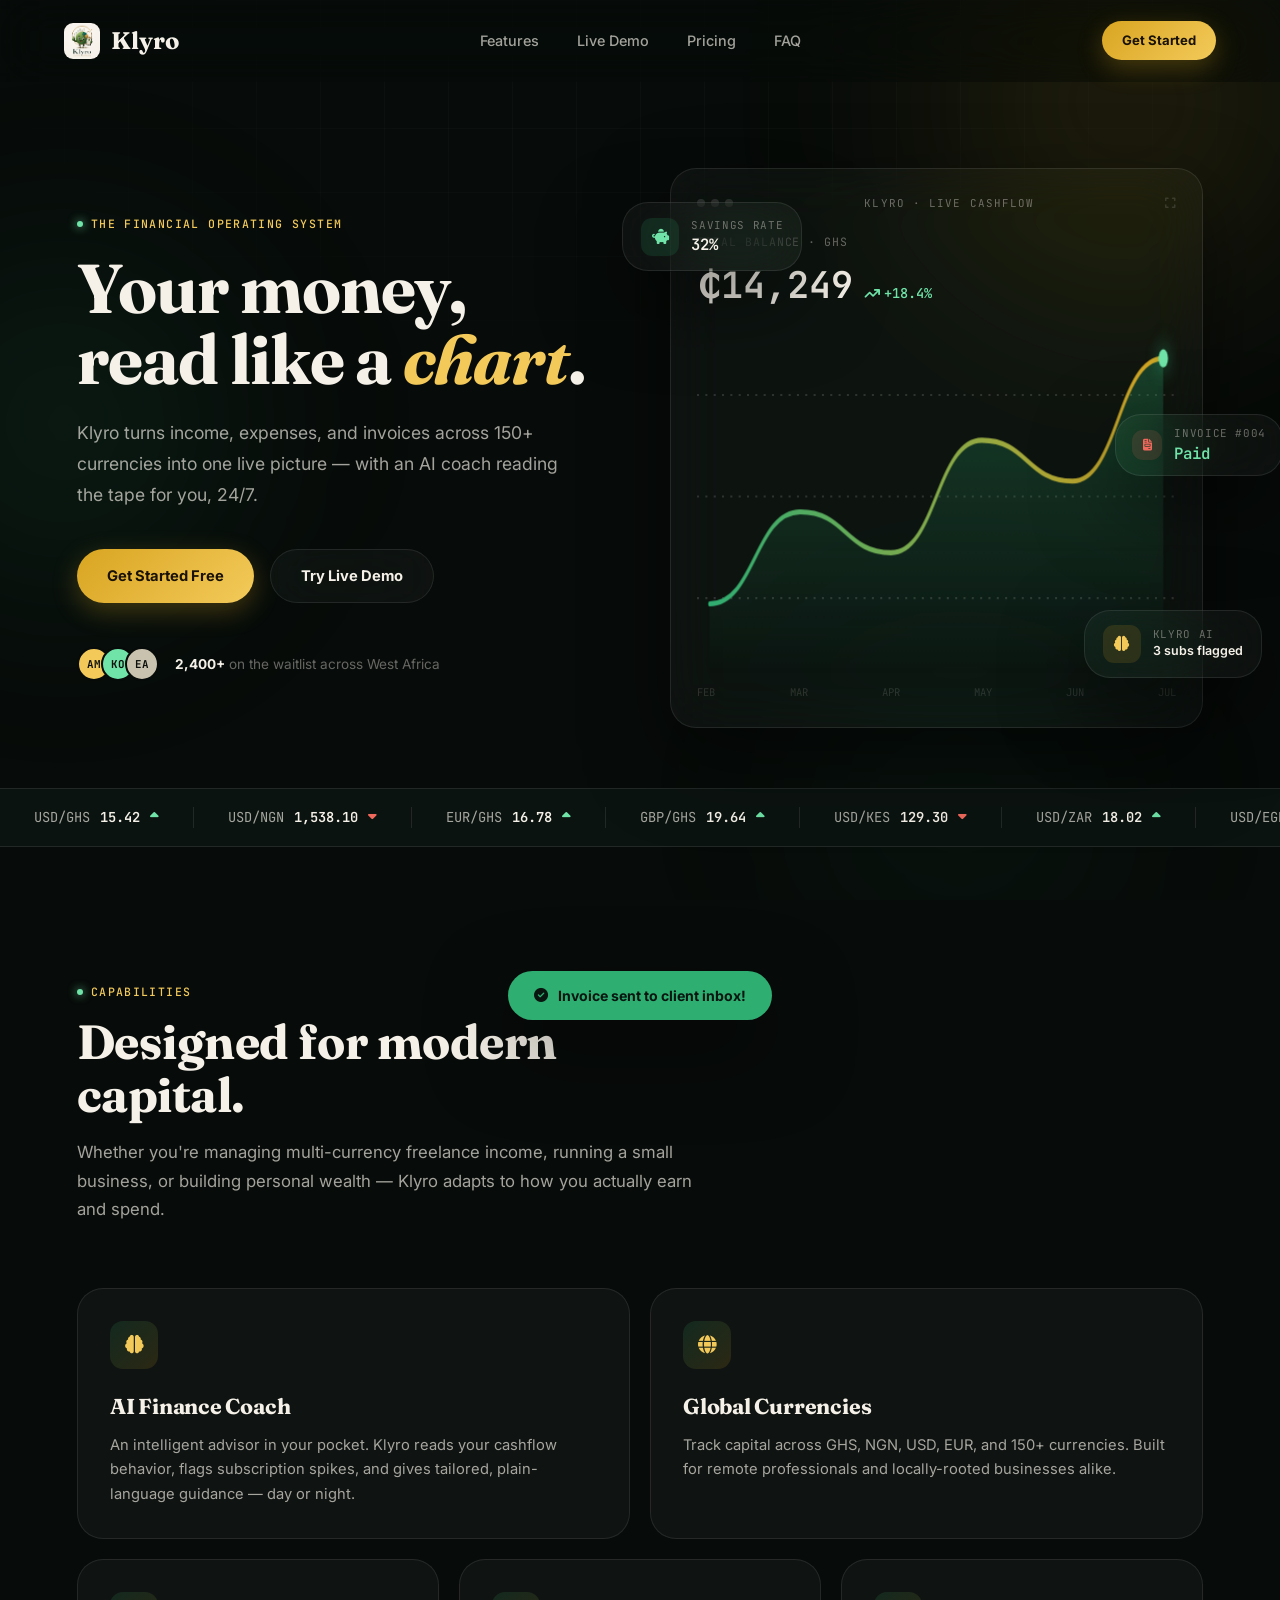
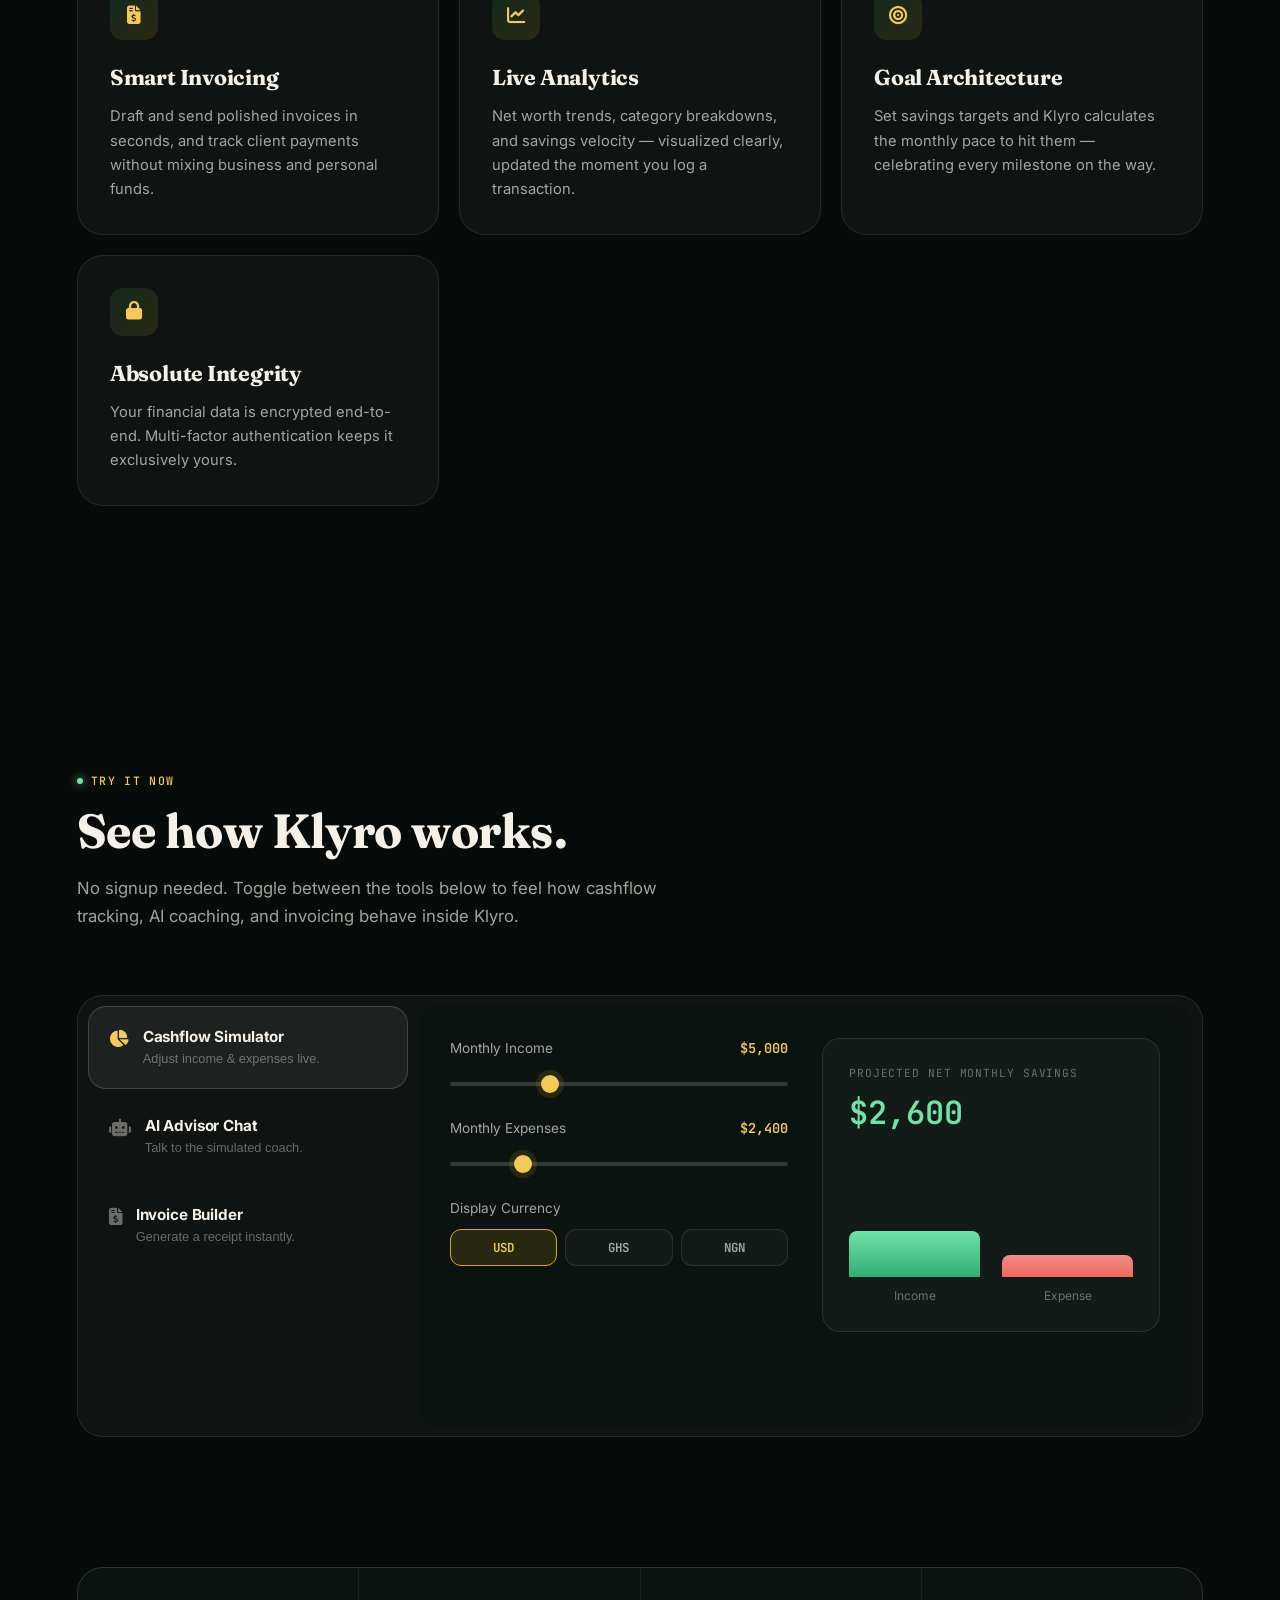
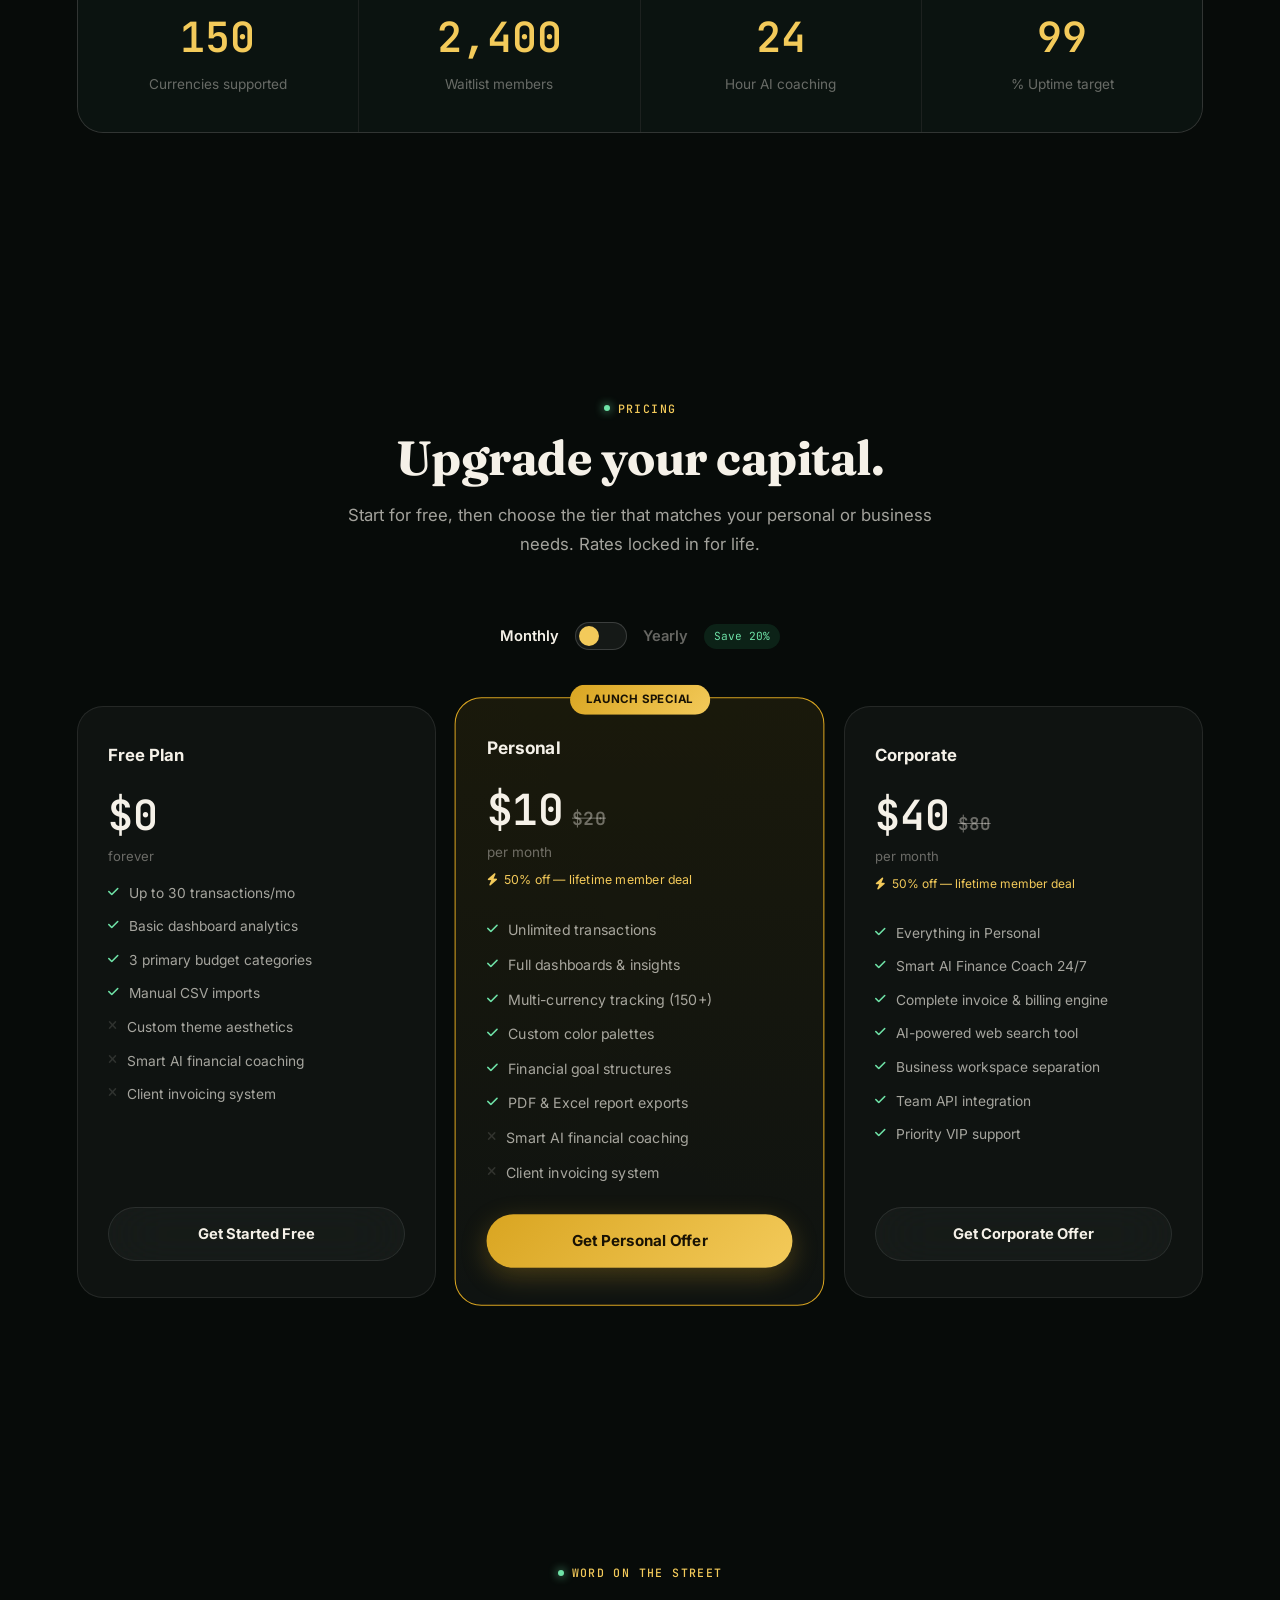
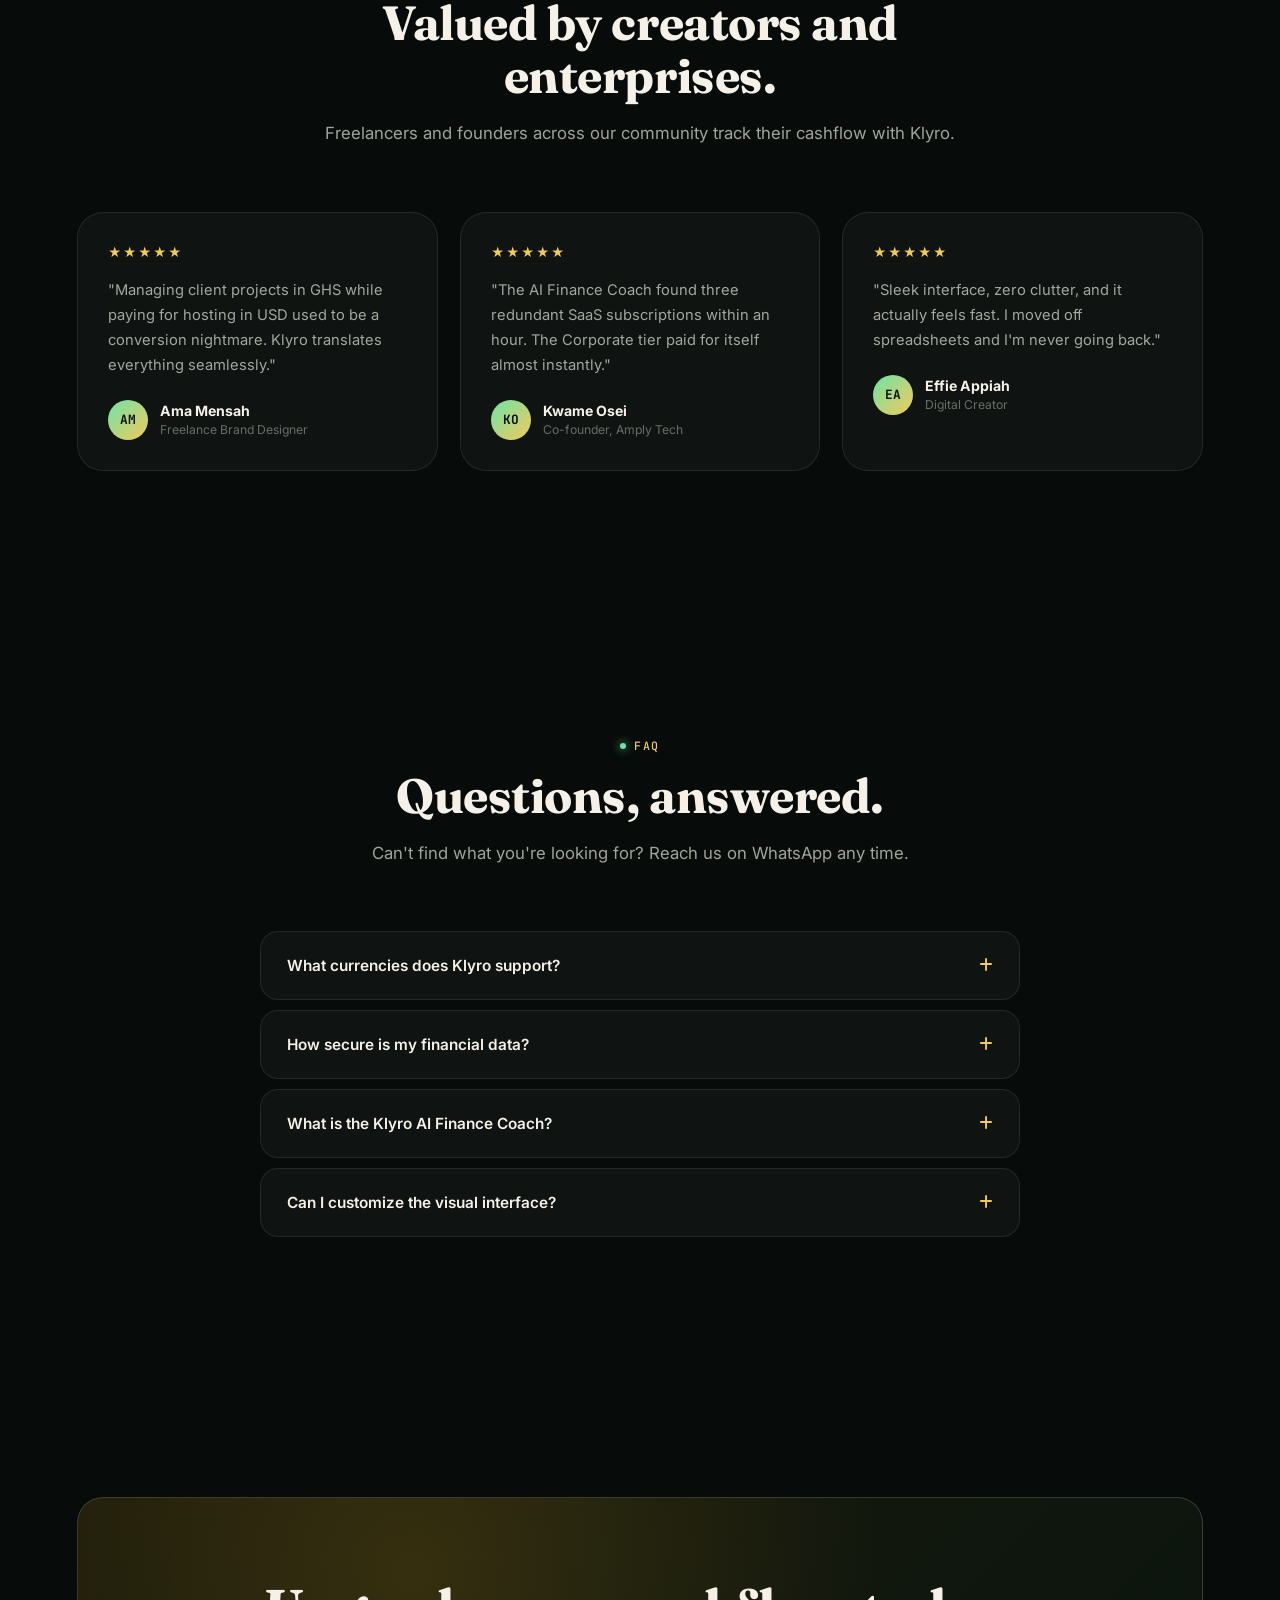
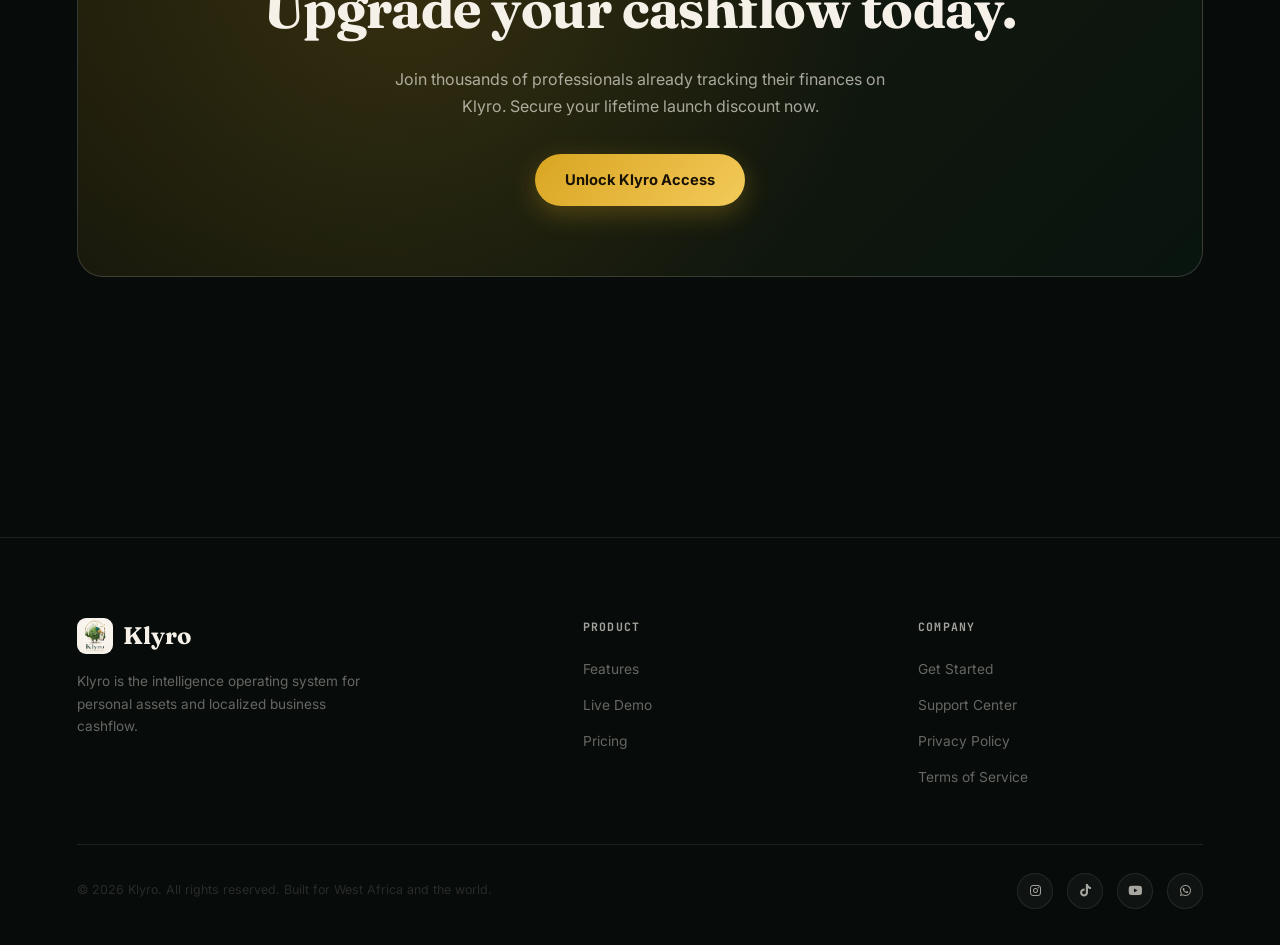
<file: index.html>
<!DOCTYPE html>
<html lang="en">
<head>
<meta charset="UTF-8">
<meta name="viewport" content="width=device-width, initial-scale=1.0">
<title>Klyro — The Financial Operating System</title>
<meta name="description" content="Klyro is the AI-powered financial system. Track 150+ currencies, automate invoicing, and get 24/7 personalized financial coaching.">
<link rel="icon" type="image/png" href="Klyro's Logo.png">

<link rel="preconnect" href="https://fonts.googleapis.com">
<link rel="preconnect" href="https://fonts.gstatic.com" crossorigin>
<link rel="stylesheet" href="https://fonts.googleapis.com/css2?family=Fraunces:opsz,wght@9..144,400;9..144,500;9..144,600;9..144,700;9..144,800&family=Inter:wght@300;400;500;600;700;800&family=JetBrains+Mono:wght@400;500;600&display=swap">
<link rel="stylesheet" href="https://cdnjs.cloudflare.com/ajax/libs/font-awesome/6.4.0/css/all.min.css">

<style>
/* ============================================================
   TOKENS — Klyro "Trading Desk" dark system
   ============================================================ */
:root{
  --bg:            #070b09;
  --bg-1:          #0b1310;
  --bg-2:          #0e1713;
  --surface:       rgba(255,255,255,0.035);
  --surface-2:     rgba(255,255,255,0.06);
  --border:        rgba(255,255,255,0.09);
  --border-2:      rgba(255,255,255,0.16);

  --gold:          #d9a521;
  --gold-2:        #f3ca5a;
  --gold-dim:      rgba(217,165,33,0.14);
  --gold-rgb:      217,165,33;

  --emerald:       #2fae72;
  --emerald-2:     #6fe3a8;
  --emerald-dim:   rgba(47,174,114,0.14);
  --emerald-rgb:   47,174,114;

  --red:           #f0685c;
  --red-dim:       rgba(240,104,92,0.14);

  --ink:           #f5f1e8;
  --ink-mid:       rgba(245,241,232,0.66);
  --ink-dim:       rgba(245,241,232,0.40);
  --ink-faint:     rgba(245,241,232,0.14);

  --radius-lg:     26px;
  --radius:        18px;
  --radius-sm:     11px;
  --radius-pill:   999px;

  --blur:          blur(28px) saturate(160%);
  --shadow:        0 10px 40px rgba(0,0,0,0.35);
  --shadow-lg:     0 30px 80px rgba(0,0,0,0.5);
  --ease:          cubic-bezier(0.16,1,0.3,1);

  --font-display:  'Fraunces', Georgia, serif;
  --font-body:     'Inter Display', 'Inter', -apple-system, sans-serif;
  --font-mono:     'JetBrains Mono', ui-monospace, monospace;
}

*,*::before,*::after{ margin:0; padding:0; box-sizing:border-box; }
html{ scroll-behavior:smooth; }
body{
  font-family:var(--font-body);
  background:var(--bg);
  color:var(--ink);
  overflow-x:hidden;
  -webkit-font-smoothing:antialiased;
  line-height:1.5;
}
img{ max-width:100%; display:block; }
a{ color:inherit; }
::selection{ background:rgba(var(--gold-rgb),0.35); color:#fff; }

@media (prefers-reduced-motion: reduce){
  *,*::before,*::after{ animation-duration:0.001ms !important; animation-iteration-count:1 !important; transition-duration:0.001ms !important; scroll-behavior:auto !important; }
}

/* ─── Ambient field ─── */
.field{ position:fixed; inset:0; z-index:0; pointer-events:none; overflow:hidden; }
.field::before{
  content:''; position:absolute; inset:0;
  background-image:
    linear-gradient(rgba(255,255,255,0.025) 1px, transparent 1px),
    linear-gradient(90deg, rgba(255,255,255,0.025) 1px, transparent 1px);
  background-size:64px 64px;
  mask-image:radial-gradient(ellipse 80% 60% at 50% 0%, #000 30%, transparent 75%);
}
.orb{ position:absolute; border-radius:50%; filter:blur(90px); }
.orb-1{ width:44vw; height:44vw; top:-14vw; right:-10vw; background:radial-gradient(circle, rgba(var(--gold-rgb),0.16), transparent 70%); animation:drift 22s ease-in-out infinite alternate; }
.orb-2{ width:38vw; height:38vw; top:20vh; left:-14vw; background:radial-gradient(circle, rgba(var(--emerald-rgb),0.14), transparent 70%); animation:drift 26s ease-in-out infinite alternate-reverse; }
.orb-3{ width:34vw; height:34vw; bottom:-10vw; right:8vw; background:radial-gradient(circle, rgba(var(--emerald-rgb),0.08), transparent 70%); animation:drift 30s ease-in-out infinite alternate; }
@keyframes drift{ to{ transform:translate(4%,6%) scale(1.08); } }

.wrap{ position:relative; z-index:1; }

/* ─── Reveal-on-scroll ─── */
.reveal{ opacity:0; transform:translateY(28px); transition:opacity 0.8s var(--ease), transform 0.8s var(--ease); }
.reveal.in{ opacity:1; transform:translateY(0); }
.reveal-stagger > *{ opacity:0; transform:translateY(24px); transition:opacity 0.7s var(--ease), transform 0.7s var(--ease); }
.reveal-stagger.in > *{ opacity:1; transform:translateY(0); }
.reveal-stagger.in > *:nth-child(1){ transition-delay:0.03s; }
.reveal-stagger.in > *:nth-child(2){ transition-delay:0.10s; }
.reveal-stagger.in > *:nth-child(3){ transition-delay:0.17s; }
.reveal-stagger.in > *:nth-child(4){ transition-delay:0.24s; }
.reveal-stagger.in > *:nth-child(5){ transition-delay:0.31s; }
.reveal-stagger.in > *:nth-child(6){ transition-delay:0.38s; }

/* ─── Type ─── */
h1,h2,h3,h4{ font-family:var(--font-display); font-weight:700; color:var(--ink); letter-spacing:-0.01em; }
.eyebrow{
  display:inline-flex; align-items:center; gap:8px;
  font-family:var(--font-mono); font-size:0.72rem; font-weight:500;
  letter-spacing:0.12em; text-transform:uppercase; color:var(--gold-2);
}
.eyebrow::before{ content:''; width:6px; height:6px; border-radius:50%; background:var(--emerald-2); box-shadow:0 0 10px var(--emerald-2); }

.section{ padding:130px 6%; max-width:1280px; margin:0 auto; position:relative; }
.section-head{ max-width:640px; margin-bottom:64px; }
.section-head.center{ margin-left:auto; margin-right:auto; text-align:center; }
.section-title{ font-size:clamp(2.1rem,4vw,3rem); line-height:1.12; margin:14px 0 16px; }
.section-sub{ color:var(--ink-mid); font-size:1.05rem; line-height:1.7; }

/* ─── Buttons ─── */
.btn{
  display:inline-flex; align-items:center; justify-content:center; gap:10px;
  padding:15px 30px; border-radius:var(--radius-pill);
  font-family:var(--font-body); font-size:0.92rem; font-weight:700;
  text-decoration:none; cursor:pointer; border:none;
  transition:transform 0.4s var(--ease), box-shadow 0.4s var(--ease), background 0.4s var(--ease), border-color 0.4s var(--ease);
  position:relative; overflow:hidden; white-space:nowrap;
}
.btn-gold{
  background:linear-gradient(135deg,var(--gold),var(--gold-2));
  color:#191204; box-shadow:0 8px 26px rgba(var(--gold-rgb),0.28);
}
.btn-gold:hover{ transform:translateY(-2px); box-shadow:0 14px 38px rgba(var(--gold-rgb),0.4); }
.btn-glass{
  background:var(--surface); border:1px solid var(--border); color:var(--ink);
  backdrop-filter:var(--blur); -webkit-backdrop-filter:var(--blur);
}
.btn-glass:hover{ background:var(--surface-2); border-color:var(--border-2); transform:translateY(-2px); }
.btn-sm{ padding:10px 20px; font-size:0.82rem; }
.btn-block{ width:100%; }

/* ============================================================
   NAV
   ============================================================ */
.nav{
  position:fixed; top:0; left:0; right:0; z-index:1000;
  display:flex; align-items:center; justify-content:space-between;
  padding:0 5%; height:82px;
  background:rgba(7,11,9,0.5);
  backdrop-filter:var(--blur); -webkit-backdrop-filter:var(--blur);
  border-bottom:1px solid transparent;
  transition:all 0.4s var(--ease);
}
.nav.scrolled{ height:68px; background:rgba(7,11,9,0.82); border-bottom-color:var(--border); }
.nav-logo{ display:flex; align-items:center; gap:11px; text-decoration:none; }
.logo-img{ width:36px; height:36px; object-fit:contain; border-radius:9px; }
.logo-fallback{
  width:36px; height:36px; border-radius:9px;
  background:linear-gradient(135deg,var(--emerald),var(--gold));
  display:flex; align-items:center; justify-content:center;
  font-family:var(--font-display); font-weight:700; color:#0a0d0a; font-size:1.15rem;
}
.nav-logo-text{ font-family:var(--font-display); font-weight:700; font-size:1.5rem; color:var(--ink); }
.nav-menu{ display:flex; align-items:center; gap:38px; }
.nav-link{
  font-size:0.9rem; font-weight:500; color:var(--ink-mid); text-decoration:none;
  position:relative; padding:4px 0; transition:color 0.3s;
}
.nav-link::after{
  content:''; position:absolute; left:0; bottom:-2px; width:0; height:1px;
  background:var(--gold-2); transition:width 0.35s var(--ease);
}
.nav-link:hover{ color:var(--ink); }
.nav-link:hover::after{ width:100%; }
.nav-right{ display:flex; align-items:center; gap:14px; }
.menu-toggle{
  display:none; flex-direction:column; gap:5px; width:38px; height:38px;
  align-items:center; justify-content:center; background:var(--surface);
  border:1px solid var(--border); border-radius:10px; cursor:pointer;
}
.menu-toggle span{ width:16px; height:1.5px; background:var(--ink); transition:all 0.3s var(--ease); }
.menu-toggle.open span:nth-child(1){ transform:translateY(6.5px) rotate(45deg); }
.menu-toggle.open span:nth-child(2){ opacity:0; }
.menu-toggle.open span:nth-child(3){ transform:translateY(-6.5px) rotate(-45deg); }

.mobile-sheet{
  position:fixed; inset:82px 0 0 0; z-index:999;
  background:rgba(7,11,9,0.97); backdrop-filter:var(--blur);
  display:flex; flex-direction:column; gap:6px; padding:28px 6%;
  transform:translateY(-12px); opacity:0; pointer-events:none;
  transition:all 0.35s var(--ease);
}
.mobile-sheet.open{ transform:translateY(0); opacity:1; pointer-events:auto; }
.mobile-sheet a{
  font-family:var(--font-display); font-size:1.6rem; font-weight:600; color:var(--ink);
  text-decoration:none; padding:14px 4px; border-bottom:1px solid var(--border);
}
.mobile-sheet .btn{ margin-top:18px; }

/* ============================================================
   HERO
   ============================================================ */
.hero{
  padding:168px 6% 60px; max-width:1280px; margin:0 auto;
  display:grid; grid-template-columns:1fr 0.98fr; gap:50px; align-items:center;
}
.hero-content{ display:flex; flex-direction:column; align-items:flex-start; }
.hero-title{
  font-size:clamp(2.8rem,5.4vw,4.4rem); line-height:1.04; margin:20px 0 22px;
  letter-spacing:-0.015em;
}
.hero-title em{ font-style:italic; color:var(--gold-2); }
.hero-title .swap{ position:relative; display:inline-block; }
.hero-desc{ font-size:1.1rem; color:var(--ink-mid); max-width:490px; line-height:1.75; margin-bottom:38px; }
.hero-btns{ display:flex; gap:16px; flex-wrap:wrap; margin-bottom:44px; }
.hero-proof{ display:flex; align-items:center; gap:16px; }
.proof-avatars{ display:flex; }
.proof-avatars span{
  width:34px; height:34px; border-radius:50%; border:2px solid var(--bg);
  margin-left:-10px; display:flex; align-items:center; justify-content:center;
  font-size:0.68rem; font-weight:700; color:#0c0f0c;
  font-family:var(--font-mono);
}
.proof-avatars span:nth-child(1){ background:var(--gold-2); margin-left:0; }
.proof-avatars span:nth-child(2){ background:var(--emerald-2); }
.proof-avatars span:nth-child(3){ background:#c9c2ae; }
.hero-proof p{ font-size:0.85rem; color:var(--ink-dim); }
.hero-proof strong{ color:var(--ink); }

/* Hero visual — trading-panel style */
.hero-visual{ position:relative; height:560px; }
.panel{
  position:absolute; background:var(--surface); border:1px solid var(--border);
  border-radius:var(--radius-lg); backdrop-filter:var(--blur); -webkit-backdrop-filter:var(--blur);
  box-shadow:var(--shadow-lg);
}
.panel-main{
  inset:0 0 0 0; padding:26px; display:flex; flex-direction:column;
  transition:transform 0.15s ease-out;
}
.panel-head{ display:flex; align-items:center; justify-content:space-between; margin-bottom:22px; }
.panel-head .dots{ display:flex; gap:6px; }
.panel-head .dots span{ width:8px; height:8px; border-radius:50%; background:var(--ink-faint); }
.panel-tag{ font-family:var(--font-mono); font-size:0.68rem; letter-spacing:0.1em; color:var(--ink-dim); text-transform:uppercase; }
.panel-balance-label{ font-family:var(--font-mono); font-size:0.72rem; color:var(--ink-dim); text-transform:uppercase; letter-spacing:0.08em; margin-bottom:6px; }
.panel-balance{ font-family:var(--font-mono); font-size:2.3rem; font-weight:600; color:var(--ink); display:flex; align-items:baseline; gap:12px; }
.panel-balance .delta{ font-size:0.85rem; color:var(--emerald-2); font-weight:500; display:flex; align-items:center; gap:4px; }
.chart-holder{ flex:1; margin:22px 0 6px; position:relative; min-height:150px; }
.chart-holder svg{ width:100%; height:100%; overflow:visible; }
.chart-line{ fill:none; stroke:url(#lineGrad); stroke-width:2.5; stroke-linecap:round; stroke-linejoin:round; }
.chart-area{ fill:url(#areaGrad); opacity:0.9; }
.chart-dot{ fill:var(--emerald-2); filter:drop-shadow(0 0 6px rgba(var(--emerald-rgb),0.8)); }
.chart-grid line{ stroke:var(--ink-faint); stroke-dasharray:2 6; }
.panel-months{ display:flex; justify-content:space-between; font-family:var(--font-mono); font-size:0.66rem; color:var(--ink-faint); text-transform:uppercase; }

.chip{
  position:absolute; padding:14px 18px; display:flex; align-items:center; gap:12px;
  animation:bob 6s ease-in-out infinite;
  transition:transform 0.2s ease-out;
}
.chip-icon{
  width:38px; height:38px; border-radius:11px; display:flex; align-items:center; justify-content:center;
  font-size:0.95rem; flex-shrink:0;
}
.chip-1{ top:6%; left:-9%; animation-delay:0s; }
.chip-1 .chip-icon{ background:var(--emerald-dim); color:var(--emerald-2); }
.chip-2{ bottom:9%; right:-11%; animation-delay:1.6s; }
.chip-2 .chip-icon{ background:var(--gold-dim); color:var(--gold-2); }
.chip-3{ top:44%; right:-15%; animation-delay:3.1s; padding:10px 16px; }
.chip-3 .chip-icon{ width:30px; height:30px; background:var(--red-dim); color:var(--red); font-size:0.75rem; }
.chip-label{ font-size:0.68rem; color:var(--ink-dim); text-transform:uppercase; letter-spacing:0.06em; font-family:var(--font-mono); }
.chip-value{ font-family:var(--font-mono); font-weight:600; font-size:0.98rem; color:var(--ink); }
@keyframes bob{ 0%,100%{ transform:translateY(0); } 50%{ transform:translateY(-11px); } }

/* ============================================================
   TICKER
   ============================================================ */
.ticker{
  border-top:1px solid var(--border); border-bottom:1px solid var(--border);
  background:var(--bg-1); overflow:hidden; padding:18px 0;
}
.ticker-track{ display:flex; width:max-content; animation:ticker 32s linear infinite; }
.ticker:hover .ticker-track{ animation-play-state:paused; }
.ticker-item{
  display:flex; align-items:center; gap:10px; padding:0 34px;
  font-family:var(--font-mono); font-size:0.86rem; white-space:nowrap;
  border-right:1px solid var(--border);
}
.ticker-item .pair{ color:var(--ink-mid); }
.ticker-item .rate{ color:var(--ink); font-weight:600; }
.ticker-item .up{ color:var(--emerald-2); }
.ticker-item .down{ color:var(--red); }
@keyframes ticker{ from{ transform:translateX(0); } to{ transform:translateX(-50%); } }

/* ============================================================
   FEATURES — bento grid
   ============================================================ */
.bento{ display:grid; grid-template-columns:repeat(6,1fr); gap:20px; }
.f-card{
  background:var(--surface); border:1px solid var(--border); border-radius:var(--radius-lg);
  padding:32px; position:relative; overflow:hidden;
  transition:transform 0.45s var(--ease), border-color 0.45s var(--ease), background 0.45s var(--ease);
  grid-column:span 2;
}
.f-card::before{
  content:''; position:absolute; inset:0; opacity:0; transition:opacity 0.5s;
  background:radial-gradient(320px circle at var(--mx,50%) var(--my,50%), rgba(var(--gold-rgb),0.10), transparent 70%);
}
.f-card:hover{ transform:translateY(-6px); border-color:var(--border-2); background:var(--surface-2); }
.f-card:hover::before{ opacity:1; }
.f-card.wide{ grid-column:span 3; }
.f-card.tall{ grid-row:span 1; }
.f-icon{
  width:48px; height:48px; border-radius:13px; display:flex; align-items:center; justify-content:center;
  background:linear-gradient(135deg,var(--emerald-dim),var(--gold-dim)); color:var(--gold-2);
  font-size:1.15rem; margin-bottom:22px; position:relative; z-index:1;
}
.f-card h3{ font-size:1.35rem; margin-bottom:10px; position:relative; z-index:1; }
.f-card p{ color:var(--ink-mid); font-size:0.92rem; line-height:1.65; position:relative; z-index:1; }

/* ============================================================
   INTERACTIVE DEMO
   ============================================================ */
.demo-shell{
  background:var(--surface); border:1px solid var(--border); border-radius:var(--radius-lg);
  padding:10px; display:grid; grid-template-columns:320px 1fr; gap:10px; overflow:hidden;
}
.demo-tabs{ display:flex; flex-direction:column; gap:6px; }
.demo-tab{
  display:flex; align-items:flex-start; gap:14px; padding:20px; border-radius:var(--radius);
  background:transparent; border:1px solid transparent; cursor:pointer; text-align:left;
  transition:all 0.3s var(--ease);
}
.demo-tab i{ font-size:1.1rem; color:var(--ink-dim); margin-top:3px; transition:color 0.3s; }
.demo-tab h4{ font-family:var(--font-body); font-size:0.95rem; font-weight:700; color:var(--ink); margin-bottom:3px; }
.demo-tab p{ font-size:0.8rem; color:var(--ink-dim); line-height:1.5; }
.demo-tab.active{ background:var(--surface-2); border-color:var(--border-2); }
.demo-tab.active i{ color:var(--gold-2); }
.demo-panel{
  display:none; padding:32px; background:var(--bg-1); border-radius:var(--radius);
  min-height:420px;
}
.demo-panel.active{ display:block; animation:fadeIn 0.5s var(--ease); }
@keyframes fadeIn{ from{ opacity:0; transform:translateY(8px);} to{ opacity:1; transform:translateY(0);} }

.sim-grid{ display:grid; grid-template-columns:1fr 1fr; gap:34px; }
.slider-group{ margin-bottom:26px; }
.slider-label{ display:flex; justify-content:space-between; font-size:0.85rem; color:var(--ink-mid); margin-bottom:10px; }
.slider-label span:last-child{ font-family:var(--font-mono); color:var(--gold-2); font-weight:600; }
.slider-input{
  -webkit-appearance:none; width:100%; height:4px; border-radius:2px;
  background:var(--border-2); outline:none;
}
.slider-input::-webkit-slider-thumb{
  -webkit-appearance:none; width:18px; height:18px; border-radius:50%;
  background:var(--gold-2); cursor:pointer; box-shadow:0 0 0 5px var(--gold-dim);
}
.currency-select{ display:flex; gap:8px; margin-top:10px; }
.currency-btn{
  flex:1; padding:9px; border-radius:var(--radius-sm); background:var(--surface);
  border:1px solid var(--border); color:var(--ink-mid); font-size:0.78rem; font-weight:600;
  cursor:pointer; font-family:var(--font-mono); transition:all 0.25s;
}
.currency-btn.active{ background:var(--gold-dim); border-color:var(--gold); color:var(--gold-2); }
.sim-display{
  background:var(--surface); border:1px solid var(--border); border-radius:var(--radius);
  padding:26px; display:flex; flex-direction:column; justify-content:space-between;
}
.sim-label{ font-family:var(--font-mono); font-size:0.7rem; text-transform:uppercase; letter-spacing:0.08em; color:var(--ink-dim); margin-bottom:8px; }
.sim-value{ font-family:var(--font-mono); font-size:2rem; font-weight:600; color:var(--emerald-2); margin-bottom:28px; }
.sim-bars{ display:flex; gap:22px; align-items:flex-end; height:140px; }
.sim-bar-col{ flex:1; display:flex; flex-direction:column; align-items:center; justify-content:flex-end; height:100%; }
.sim-bar{ width:100%; border-radius:8px 8px 0 0; transition:height 0.4s var(--ease); }
.sim-bar.income{ background:linear-gradient(180deg,var(--emerald-2),var(--emerald)); }
.sim-bar.expense{ background:linear-gradient(180deg,#f0908a,var(--red)); }
.sim-bar-col span{ margin-top:10px; font-size:0.75rem; color:var(--ink-dim); }

.chat-box{ display:flex; flex-direction:column; height:100%; }
.chat-msgs{ flex:1; min-height:220px; max-height:280px; overflow-y:auto; display:flex; flex-direction:column; gap:12px; margin-bottom:20px; padding-right:6px; }
.chat-bubble{ padding:13px 17px; border-radius:16px; font-size:0.88rem; line-height:1.55; max-width:88%; }
.chat-bubble.ai{ background:var(--surface); border:1px solid var(--border); color:var(--ink-mid); border-bottom-left-radius:4px; }
.chat-bubble.user{ background:var(--gold-dim); border:1px solid var(--gold); color:var(--ink); align-self:flex-end; border-bottom-right-radius:4px; }
.chat-suggest{ display:flex; flex-direction:column; gap:8px; }
.chat-chip{
  text-align:left; padding:12px 16px; border-radius:var(--radius-sm); background:var(--surface);
  border:1px solid var(--border); color:var(--ink-mid); font-size:0.82rem; cursor:pointer;
  transition:all 0.25s; font-family:var(--font-body);
}
.chat-chip:hover{ border-color:var(--gold); color:var(--ink); background:var(--gold-dim); }

.inv-grid{ display:grid; grid-template-columns:1fr 1fr; gap:34px; }
.inv-field{ margin-bottom:16px; }
.inv-field label{ display:block; font-size:0.78rem; color:var(--ink-dim); margin-bottom:7px; }
.inv-input{
  width:100%; padding:12px 14px; border-radius:var(--radius-sm); background:var(--surface);
  border:1px solid var(--border); color:var(--ink); font-family:var(--font-body); font-size:0.9rem;
}
.inv-input:focus{ outline:none; border-color:var(--gold); }
.inv-check{ display:flex; align-items:center; gap:9px; margin:16px 0 20px; font-size:0.85rem; color:var(--ink-mid); }
.inv-sheet{
  background:#f6f2e8; color:#20190c; border-radius:var(--radius); padding:26px;
  font-family:var(--font-body);
}
.inv-sheet-head{ display:flex; justify-content:space-between; padding-bottom:16px; border-bottom:1px solid #ddd4be; margin-bottom:16px; }
.inv-sheet-head .brand{ font-family:var(--font-mono); font-weight:700; letter-spacing:0.05em; font-size:0.85rem; }
.inv-sheet-head .meta{ text-align:right; font-size:0.72rem; color:#7a6f57; }
.inv-sheet .billed-to{ font-size:0.68rem; text-transform:uppercase; color:#8a8069; margin-bottom:4px; }
.inv-table{ width:100%; border-collapse:collapse; margin:16px 0; font-size:0.85rem; }
.inv-table th{ text-align:left; font-size:0.68rem; text-transform:uppercase; color:#8a8069; padding-bottom:8px; border-bottom:1px solid #ddd4be; }
.inv-table td{ padding:10px 0; border-bottom:1px solid #ece5d3; }
.inv-totals-row{ display:flex; justify-content:space-between; font-size:0.85rem; padding:5px 0; color:#5a5140; }
.inv-totals-row.grand{ font-weight:700; font-size:1rem; color:#20190c; border-top:1px solid #ddd4be; margin-top:6px; padding-top:12px; }

.demo-toast{
  position:fixed; bottom:-120px; left:50%; transform:translateX(-50%);
  background:var(--emerald); color:#08160f; padding:14px 26px; border-radius:var(--radius-pill);
  font-weight:700; font-size:0.88rem; box-shadow:var(--shadow-lg); z-index:2000;
  transition:bottom 0.4s var(--ease); display:flex; align-items:center; gap:10px;
  pointer-events:none;
}
.demo-toast.show{ bottom:30px; pointer-events:auto; }

/* ============================================================
   METRICS BAND
   ============================================================ */
.metrics{
  display:grid; grid-template-columns:repeat(4,1fr); gap:1px;
  background:var(--border); border:1px solid var(--border); border-radius:var(--radius-lg); overflow:hidden;
}
.metric{ background:var(--bg-1); padding:38px 28px; text-align:center; }
.metric-num{ font-family:var(--font-mono); font-size:2.6rem; font-weight:600; color:var(--gold-2); margin-bottom:6px; }
.metric-label{ font-size:0.85rem; color:var(--ink-dim); }

/* ============================================================
   PRICING
   ============================================================ */
.pricing-toggle{ display:flex; align-items:center; justify-content:center; gap:16px; margin-bottom:56px; }
.toggle-lbl{ font-size:0.92rem; color:var(--ink-dim); font-weight:600; transition:color 0.3s; }
.toggle-lbl.active{ color:var(--ink); }
.toggle-switch{ position:relative; width:52px; height:28px; }
.toggle-switch input{ opacity:0; width:0; height:0; }
.toggle-slider{
  position:absolute; inset:0; background:var(--surface-2); border:1px solid var(--border-2);
  border-radius:var(--radius-pill); cursor:pointer; transition:0.3s;
}
.toggle-slider::before{
  content:''; position:absolute; width:20px; height:20px; left:3px; top:3px;
  background:var(--gold-2); border-radius:50%; transition:0.3s var(--ease);
}
input:checked + .toggle-slider::before{ transform:translateX(24px); }
.save-tag{ font-family:var(--font-mono); font-size:0.7rem; color:var(--emerald-2); background:var(--emerald-dim); padding:4px 10px; border-radius:var(--radius-pill); }

.pricing-grid{ display:grid; grid-template-columns:repeat(3,1fr); gap:24px; }
.price-card{
  background:var(--surface); border:1px solid var(--border); border-radius:var(--radius-lg);
  padding:36px 30px; display:flex; flex-direction:column; transition:all 0.4s var(--ease); position:relative;
}
.price-card:hover{ transform:translateY(-6px); border-color:var(--border-2); }
.price-card.featured{ background:linear-gradient(180deg,rgba(var(--gold-rgb),0.09),var(--surface)); border-color:var(--gold); transform:scale(1.03); }
.price-card.featured:hover{ transform:scale(1.03) translateY(-6px); }
.featured-badge{
  position:absolute; top:-13px; left:50%; transform:translateX(-50%);
  background:linear-gradient(135deg,var(--gold),var(--gold-2)); color:#191204;
  font-size:0.7rem; font-weight:700; padding:6px 16px; border-radius:var(--radius-pill);
  text-transform:uppercase; letter-spacing:0.05em;
}
.plan-name{ font-size:1.05rem; font-weight:700; margin-bottom:16px; color:var(--ink); }
.price-num{ font-family:var(--font-mono); font-size:2.6rem; font-weight:600; display:flex; align-items:baseline; gap:2px; }
.price-num span{ font-size:1.3rem; color:var(--ink-dim); }
.price-period{ font-size:0.82rem; color:var(--ink-dim); margin-bottom:8px; }
.price-offer{ font-size:0.75rem; color:var(--gold-2); margin-bottom:22px; display:flex; align-items:center; gap:6px; }
.price-feats{ list-style:none; display:flex; flex-direction:column; gap:13px; margin:8px 0 30px; flex:1; }
.price-feats li{ display:flex; align-items:flex-start; gap:10px; font-size:0.86rem; color:var(--ink-mid); }
.price-feats i{ margin-top:3px; font-size:0.75rem; }
.price-feats .fa-check{ color:var(--emerald-2); }
.price-feats .fa-xmark{ color:var(--ink-faint); }

/* ============================================================
   TESTIMONIALS
   ============================================================ */
.testi-grid{ display:grid; grid-template-columns:repeat(3,1fr); gap:22px; }
.testi-card{ background:var(--surface); border:1px solid var(--border); border-radius:var(--radius-lg); padding:30px; }
.testi-stars{ color:var(--gold-2); font-size:0.8rem; margin-bottom:16px; letter-spacing:2px; }
.testi-text{ font-size:0.92rem; color:var(--ink-mid); line-height:1.7; margin-bottom:22px; }
.testi-profile{ display:flex; align-items:center; gap:12px; }
.testi-avatar{
  width:40px; height:40px; border-radius:50%; display:flex; align-items:center; justify-content:center;
  font-family:var(--font-mono); font-weight:700; font-size:0.8rem; color:#0c0f0c;
  background:linear-gradient(135deg,var(--emerald-2),var(--gold-2));
}
.testi-info h5{ font-family:var(--font-body); font-size:0.88rem; color:var(--ink); }
.testi-info p{ font-size:0.76rem; color:var(--ink-dim); }

/* ============================================================
   FAQ
   ============================================================ */
.faq-list{ max-width:760px; margin:0 auto; display:flex; flex-direction:column; gap:10px; }
.faq-item{ background:var(--surface); border:1px solid var(--border); border-radius:var(--radius); overflow:hidden; cursor:pointer; transition:border-color 0.3s; }
.faq-item.active{ border-color:var(--border-2); }
.faq-q{ display:flex; justify-content:space-between; align-items:center; padding:22px 26px; font-weight:600; font-size:0.96rem; }
.faq-q i{ color:var(--gold-2); transition:transform 0.35s var(--ease); flex-shrink:0; margin-left:16px; }
.faq-item.active .faq-q i{ transform:rotate(45deg); }
.faq-a{ max-height:0; overflow:hidden; transition:max-height 0.4s var(--ease); }
.faq-a-inner{ padding:0 26px 22px; color:var(--ink-mid); font-size:0.9rem; line-height:1.7; }
.faq-item.active .faq-a{ max-height:220px; }

/* ============================================================
   CTA + FOOTER
   ============================================================ */
.cta-band{
  margin:0 6%; max-width:1180px; margin-left:auto; margin-right:auto;
  background:linear-gradient(135deg,rgba(var(--gold-rgb),0.1),rgba(var(--emerald-rgb),0.06));
  border:1px solid var(--border-2); border-radius:var(--radius-lg);
  padding:70px 40px; text-align:center; position:relative; overflow:hidden;
}
.cta-band::before{
  content:''; position:absolute; inset:0;
  background:radial-gradient(circle at 30% 20%, rgba(var(--gold-rgb),0.16), transparent 55%);
}
.cta-title{ font-size:clamp(2.2rem,4.6vw,3.4rem); margin-bottom:16px; position:relative; }
.cta-desc{ color:var(--ink-mid); max-width:520px; margin:0 auto 34px; line-height:1.7; position:relative; }

.footer{ border-top:1px solid var(--border); padding:80px 6% 36px; margin-top:130px; }
.footer-top{ max-width:1180px; margin:0 auto 56px; display:grid; grid-template-columns:1.6fr 1fr 1fr; gap:50px; }
.footer-brand{ display:flex; flex-direction:column; gap:16px; align-items:flex-start; }
.footer-logo{ display:flex; align-items:center; gap:10px; text-decoration:none; font-family:var(--font-display); font-size:1.5rem; font-weight:700; color:var(--ink); }
.footer-desc{ font-size:0.85rem; color:var(--ink-dim); max-width:300px; line-height:1.65; }
.footer-col h5{ font-family:var(--font-mono); font-size:0.72rem; letter-spacing:0.1em; text-transform:uppercase; color:var(--ink-mid); margin-bottom:20px; }
.footer-links{ list-style:none; display:flex; flex-direction:column; gap:12px; }
.footer-links a{ font-size:0.86rem; color:var(--ink-dim); text-decoration:none; transition:color 0.3s; }
.footer-links a:hover{ color:var(--gold-2); }
.footer-bottom{
  max-width:1180px; margin:0 auto; border-top:1px solid var(--border); padding-top:28px;
  display:flex; justify-content:space-between; align-items:center; font-size:0.78rem; color:var(--ink-faint);
  flex-wrap:wrap; gap:16px;
}
.footer-socials{ display:flex; gap:14px; }
.footer-socials a{
  width:36px; height:36px; border-radius:50%; background:var(--surface); border:1px solid var(--border);
  color:var(--ink-mid); display:flex; align-items:center; justify-content:center; text-decoration:none;
  transition:all 0.3s;
}
.footer-socials a:hover{ background:var(--gold-dim); color:var(--gold-2); border-color:var(--gold); }

/* ============================================================
   RESPONSIVE
   ============================================================ */
@media (max-width:1024px){
  .hero{ grid-template-columns:1fr; text-align:center; padding-top:150px; gap:56px; }
  .hero-content{ align-items:center; }
  .hero-visual{ max-width:520px; margin:0 auto; width:100%; height:480px; }
  .chip-1{ left:2%; } .chip-2{ right:2%; } .chip-3{ display:none; }
  .bento{ grid-template-columns:repeat(2,1fr); }
  .f-card, .f-card.wide{ grid-column:span 1; }
  .demo-shell{ grid-template-columns:1fr; }
  .demo-tabs{ flex-direction:row; overflow-x:auto; }
  .demo-tab{ flex:1; min-width:180px; }
  .sim-grid, .inv-grid{ grid-template-columns:1fr; }
  .pricing-grid{ grid-template-columns:1fr; max-width:440px; margin:0 auto; }
  .price-card.featured{ transform:none; }
  .metrics{ grid-template-columns:repeat(2,1fr); }
  .testi-grid{ grid-template-columns:1fr; }
  .footer-top{ grid-template-columns:1fr; gap:36px; }
}
@media (max-width:768px){
  .nav-menu, .nav-cta{ display:none; }
  .menu-toggle{ display:flex; }
  .section{ padding:90px 6%; }
  .ticker-item{ padding:0 22px; font-size:0.78rem; }
}
</style>
</head>
<body>

<div class="field">
  <div class="orb orb-1"></div>
  <div class="orb orb-2"></div>
  <div class="orb orb-3"></div>
</div>

<div class="wrap">

  <!-- NAV -->
  <nav class="nav" id="nav">
    <a href="#" class="nav-logo">
      <img class="logo-img" src="Klyro's Logo.png" alt="Klyro" onerror="this.outerHTML='<div class=&quot;logo-fallback&quot;>K</div>'">
      <span class="nav-logo-text">Klyro</span>
    </a>
    <div class="nav-menu">
      <a href="#features" class="nav-link">Features</a>
      <a href="#demo" class="nav-link">Live Demo</a>
      <a href="#pricing" class="nav-link">Pricing</a>
      <a href="#faq" class="nav-link">FAQ</a>
    </div>
    <div class="nav-right">
      <div class="nav-cta"><a href="waitlist.html" class="btn btn-gold btn-sm">Get Started</a></div>
      <button class="menu-toggle" id="menuToggle" aria-label="Toggle navigation"><span></span><span></span><span></span></button>
    </div>
  </nav>
  <div class="mobile-sheet" id="mobileSheet">
    <a href="#features">Features</a>
    <a href="#demo">Live Demo</a>
    <a href="#pricing">Pricing</a>
    <a href="#faq">FAQ</a>
    <a href="waitlist.html" class="btn btn-gold">Get Started Free</a>
  </div>

  <!-- HERO -->
  <header class="hero">
    <div class="hero-content reveal">
      <span class="eyebrow">The Financial Operating System</span>
      <h1 class="hero-title">Your money,<br>read like a <em>chart</em>.</h1>
      <p class="hero-desc">
        Klyro turns income, expenses, and invoices across 150+ currencies into one live picture — with an AI coach reading the tape for you, 24/7.
      </p>
      <div class="hero-btns">
        <a href="waitlist.html" class="btn btn-gold">Get Started Free</a>
        <a href="#demo" class="btn btn-glass">Try Live Demo</a>
      </div>
      <div class="hero-proof">
        <div class="proof-avatars"><span>AM</span><span>KO</span><span>EA</span></div>
        <p><strong>2,400+</strong> on the waitlist across West Africa</p>
      </div>
    </div>

    <div class="hero-visual reveal" id="heroVisual">
      <div class="panel panel-main" id="panelMain">
        <div class="panel-head">
          <div class="dots"><span></span><span></span><span></span></div>
          <span class="panel-tag">Klyro · Live Cashflow</span>
          <i class="fas fa-expand" style="color:var(--ink-faint);font-size:0.75rem;"></i>
        </div>
        <div class="panel-balance-label">Total Balance · GHS</div>
        <div class="panel-balance">
          <span id="heroBalance">₵0</span>
          <span class="delta"><i class="fas fa-arrow-trend-up"></i> +18.4%</span>
        </div>
        <div class="chart-holder">
          <svg viewBox="0 0 460 170" preserveAspectRatio="none">
            <defs>
              <linearGradient id="lineGrad" x1="0" y1="0" x2="1" y2="0">
                <stop offset="0%" stop-color="#2fae72"/>
                <stop offset="100%" stop-color="#d9a521"/>
              </linearGradient>
              <linearGradient id="areaGrad" x1="0" y1="0" x2="0" y2="1">
                <stop offset="0%" stop-color="#2fae72" stop-opacity="0.32"/>
                <stop offset="100%" stop-color="#2fae72" stop-opacity="0"/>
              </linearGradient>
            </defs>
            <g class="chart-grid">
              <line x1="0" y1="30" x2="460" y2="30"/>
              <line x1="0" y1="80" x2="460" y2="80"/>
              <line x1="0" y1="130" x2="460" y2="130"/>
            </g>
            <path class="chart-area" id="chartArea" d="" />
            <path class="chart-line" id="chartLine" d="" pathLength="1" />
            <circle class="chart-dot" id="chartDot" r="4.5" cx="0" cy="0"/>
          </svg>
        </div>
        <div class="panel-months"><span>FEB</span><span>MAR</span><span>APR</span><span>MAY</span><span>JUN</span><span>JUL</span></div>
      </div>

      <div class="panel chip chip-1" id="chip1">
        <div class="chip-icon"><i class="fas fa-piggy-bank"></i></div>
        <div><div class="chip-label">Savings Rate</div><div class="chip-value">32%</div></div>
      </div>
      <div class="panel chip chip-2" id="chip2">
        <div class="chip-icon"><i class="fas fa-brain"></i></div>
        <div><div class="chip-label">Klyro AI</div><div class="chip-value" style="font-size:0.78rem;font-family:var(--font-body);font-weight:600;">3 subs flagged</div></div>
      </div>
      <div class="panel chip chip-3" id="chip3">
        <div class="chip-icon"><i class="fas fa-file-invoice"></i></div>
        <div><div class="chip-label">Invoice #004</div><div class="chip-value" style="color:var(--emerald-2);">Paid</div></div>
      </div>
    </div>
  </header>

  <!-- TICKER -->
  <div class="ticker">
    <div class="ticker-track" id="tickerTrack"></div>
  </div>

  <!-- FEATURES -->
  <section class="section" id="features">
    <div class="section-head reveal">
      <span class="eyebrow">Capabilities</span>
      <h2 class="section-title">Designed for modern capital.</h2>
      <p class="section-sub">Whether you're managing multi-currency freelance income, running a small business, or building personal wealth — Klyro adapts to how you actually earn and spend.</p>
    </div>

    <div class="bento reveal-stagger">
      <div class="f-card wide">
        <div class="f-icon"><i class="fas fa-brain"></i></div>
        <h3>AI Finance Coach</h3>
        <p>An intelligent advisor in your pocket. Klyro reads your cashflow behavior, flags subscription spikes, and gives tailored, plain-language guidance — day or night.</p>
      </div>
      <div class="f-card wide">
        <div class="f-icon"><i class="fas fa-globe"></i></div>
        <h3>Global Currencies</h3>
        <p>Track capital across GHS, NGN, USD, EUR, and 150+ currencies. Built for remote professionals and locally-rooted businesses alike.</p>
      </div>
      <div class="f-card">
        <div class="f-icon"><i class="fas fa-file-invoice-dollar"></i></div>
        <h3>Smart Invoicing</h3>
        <p>Draft and send polished invoices in seconds, and track client payments without mixing business and personal funds.</p>
      </div>
      <div class="f-card">
        <div class="f-icon"><i class="fas fa-chart-line"></i></div>
        <h3>Live Analytics</h3>
        <p>Net worth trends, category breakdowns, and savings velocity — visualized clearly, updated the moment you log a transaction.</p>
      </div>
      <div class="f-card">
        <div class="f-icon"><i class="fas fa-bullseye"></i></div>
        <h3>Goal Architecture</h3>
        <p>Set savings targets and Klyro calculates the monthly pace to hit them — celebrating every milestone on the way.</p>
      </div>
      <div class="f-card">
        <div class="f-icon"><i class="fas fa-lock"></i></div>
        <h3>Absolute Integrity</h3>
        <p>Your financial data is encrypted end-to-end. Multi-factor authentication keeps it exclusively yours.</p>
      </div>
    </div>
  </section>

  <!-- INTERACTIVE DEMO -->
  <section class="section" id="demo">
    <div class="section-head reveal">
      <span class="eyebrow">Try It Now</span>
      <h2 class="section-title">See how Klyro works.</h2>
      <p class="section-sub">No signup needed. Toggle between the tools below to feel how cashflow tracking, AI coaching, and invoicing behave inside Klyro.</p>
    </div>

    <div class="demo-shell reveal">
      <div class="demo-tabs">
        <button class="demo-tab active" data-tab="0">
          <i class="fas fa-chart-pie"></i>
          <div><h4>Cashflow Simulator</h4><p>Adjust income & expenses live.</p></div>
        </button>
        <button class="demo-tab" data-tab="1">
          <i class="fas fa-robot"></i>
          <div><h4>AI Advisor Chat</h4><p>Talk to the simulated coach.</p></div>
        </button>
        <button class="demo-tab" data-tab="2">
          <i class="fas fa-file-invoice-dollar"></i>
          <div><h4>Invoice Builder</h4><p>Generate a receipt instantly.</p></div>
        </button>
      </div>

      <div class="demo-display">
        <!-- Panel 0 -->
        <div class="demo-panel active" id="panel-0">
          <div class="sim-grid">
            <div>
              <div class="slider-group">
                <div class="slider-label"><span>Monthly Income</span><span id="incomeVal">$5,000</span></div>
                <input type="range" class="slider-input" id="incomeSlider" min="1000" max="15000" value="5000">
              </div>
              <div class="slider-group">
                <div class="slider-label"><span>Monthly Expenses</span><span id="expenseVal">$2,400</span></div>
                <input type="range" class="slider-input" id="expenseSlider" min="500" max="10000" value="2400">
              </div>
              <div class="slider-group">
                <span class="slider-label" style="display:block;margin-bottom:10px;">Display Currency</span>
                <div class="currency-select">
                  <button class="currency-btn active" data-cur="USD" data-sym="$">USD</button>
                  <button class="currency-btn" data-cur="GHS" data-sym="₵">GHS</button>
                  <button class="currency-btn" data-cur="NGN" data-sym="₦">NGN</button>
                </div>
              </div>
            </div>
            <div class="sim-display">
              <div>
                <div class="sim-label">Projected Net Monthly Savings</div>
                <div class="sim-value" id="netSavings">$2,600</div>
              </div>
              <div class="sim-bars">
                <div class="sim-bar-col"><div class="sim-bar income" id="barInc" style="height:70%;"></div><span>Income</span></div>
                <div class="sim-bar-col"><div class="sim-bar expense" id="barExp" style="height:33.6%;"></div><span>Expense</span></div>
              </div>
            </div>
          </div>
        </div>

        <!-- Panel 1 -->
        <div class="demo-panel" id="panel-1">
          <div class="chat-box">
            <div class="chat-msgs" id="chatMsgs">
              <div class="chat-bubble ai">Hi — I'm your Klyro AI Coach. Pick a question below or imagine asking me anything about your budget.</div>
            </div>
            <div class="chat-suggest">
              <button class="chat-chip" data-q="How can I save 20% of my income?">"How can I save 20% of my income?"</button>
              <button class="chat-chip" data-q="Analyze my dining budget">"Analyze my dining budget"</button>
              <button class="chat-chip" data-q="Can I afford a $800 purchase?">"Can I afford a $800 purchase?"</button>
            </div>
          </div>
        </div>

        <!-- Panel 2 -->
        <div class="demo-panel" id="panel-2">
          <div class="inv-grid">
            <div>
              <div class="inv-field"><label>Client Name</label><input class="inv-input" id="invClient" value="Acme Consulting"></div>
              <div class="inv-field"><label>Service Description</label><input class="inv-input" id="invService" value="UI/UX Product Design"></div>
              <div class="inv-field"><label>Amount (USD)</label><input class="inv-input" id="invAmount" type="number" value="1500"></div>
              <div class="inv-check"><input type="checkbox" id="invTax"><label for="invTax">Apply local VAT (15%)</label></div>
              <button class="btn btn-gold btn-block" id="sendInvoiceBtn">Send Invoice</button>
            </div>
            <div class="inv-sheet">
              <div class="inv-sheet-head">
                <div><div class="brand">KLYRO INVOICING</div><div style="color:#7a6f57;margin-top:4px;font-size:0.72rem;">#INV-2026-004</div></div>
                <div class="meta"><div>Date: 11 Jul 2026</div><div>Due: On Receipt</div></div>
              </div>
              <div class="billed-to">Billed To</div>
              <div id="pClient" style="font-weight:600;margin-bottom:12px;">Acme Consulting</div>
              <table class="inv-table">
                <thead><tr><th>Description</th><th style="text-align:right;">Total</th></tr></thead>
                <tbody><tr><td id="pService">UI/UX Product Design</td><td style="text-align:right;" id="pAmount">$1,500.00</td></tr></tbody>
              </table>
              <div class="inv-totals-row"><span>Subtotal</span><span id="pSubtotal">$1,500.00</span></div>
              <div class="inv-totals-row" id="pTaxRow" style="display:none;"><span>VAT (15%)</span><span id="pTax">$225.00</span></div>
              <div class="inv-totals-row grand"><span>Grand Total</span><span id="pTotal">$1,500.00</span></div>
            </div>
          </div>
        </div>
      </div>
    </div>
  </section>

  <!-- METRICS -->
  <section class="section" style="padding-top:0;">
    <div class="metrics reveal-stagger">
      <div class="metric"><div class="metric-num" data-count="150">0</div><div class="metric-label">Currencies supported</div></div>
      <div class="metric"><div class="metric-num" data-count="2400">0</div><div class="metric-label">Waitlist members</div></div>
      <div class="metric"><div class="metric-num" data-count="24">0</div><div class="metric-label">Hour AI coaching</div></div>
      <div class="metric"><div class="metric-num" data-count="99">0</div><div class="metric-label">% Uptime target</div></div>
    </div>
  </section>

  <!-- PRICING -->
  <section class="section" id="pricing">
    <div class="section-head center reveal" style="margin-left:auto;margin-right:auto;">
      <span class="eyebrow">Pricing</span>
      <h2 class="section-title">Upgrade your capital.</h2>
      <p class="section-sub">Start for free, then choose the tier that matches your personal or business needs. Rates locked in for life.</p>
    </div>

    <div class="pricing-toggle reveal">
      <span class="toggle-lbl active" id="lblMonthly">Monthly</span>
      <label class="toggle-switch"><input type="checkbox" id="billingToggle"><span class="toggle-slider"></span></label>
      <span class="toggle-lbl" id="lblYearly">Yearly</span>
      <span class="save-tag">Save 20%</span>
    </div>

    <div class="pricing-grid reveal-stagger">
      <div class="price-card">
        <div class="plan-name">Free Plan</div>
        <div class="price-num">$0</div>
        <div class="price-period">forever</div>
        <ul class="price-feats">
          <li><i class="fas fa-check"></i> Up to 30 transactions/mo</li>
          <li><i class="fas fa-check"></i> Basic dashboard analytics</li>
          <li><i class="fas fa-check"></i> 3 primary budget categories</li>
          <li><i class="fas fa-check"></i> Manual CSV imports</li>
          <li><i class="fas fa-xmark"></i> Custom theme aesthetics</li>
          <li><i class="fas fa-xmark"></i> Smart AI financial coaching</li>
          <li><i class="fas fa-xmark"></i> Client invoicing system</li>
        </ul>
        <a href="waitlist.html" class="btn btn-glass btn-block">Get Started Free</a>
      </div>

      <div class="price-card featured">
        <div class="featured-badge">Launch Special</div>
        <div class="plan-name">Personal</div>
        <div class="price-num" id="personalPrice">$10<span style="text-decoration:line-through;font-size:1.1rem;margin-left:6px;">$20</span></div>
        <div class="price-period" id="personalPeriod">per month</div>
        <div class="price-offer"><i class="fas fa-bolt"></i> 50% off — lifetime member deal</div>
        <ul class="price-feats">
          <li><i class="fas fa-check"></i> Unlimited transactions</li>
          <li><i class="fas fa-check"></i> Full dashboards & insights</li>
          <li><i class="fas fa-check"></i> Multi-currency tracking (150+)</li>
          <li><i class="fas fa-check"></i> Custom color palettes</li>
          <li><i class="fas fa-check"></i> Financial goal structures</li>
          <li><i class="fas fa-check"></i> PDF & Excel report exports</li>
          <li><i class="fas fa-xmark"></i> Smart AI financial coaching</li>
          <li><i class="fas fa-xmark"></i> Client invoicing system</li>
        </ul>
        <a href="waitlist.html" class="btn btn-gold btn-block">Get Personal Offer</a>
      </div>

      <div class="price-card">
        <div class="plan-name">Corporate</div>
        <div class="price-num" id="corpPrice">$40<span style="text-decoration:line-through;font-size:1.1rem;margin-left:6px;">$80</span></div>
        <div class="price-period" id="corpPeriod">per month</div>
        <div class="price-offer"><i class="fas fa-bolt"></i> 50% off — lifetime member deal</div>
        <ul class="price-feats">
          <li><i class="fas fa-check"></i> Everything in Personal</li>
          <li><i class="fas fa-check"></i> Smart AI Finance Coach 24/7</li>
          <li><i class="fas fa-check"></i> Complete invoice & billing engine</li>
          <li><i class="fas fa-check"></i> AI-powered web search tool</li>
          <li><i class="fas fa-check"></i> Business workspace separation</li>
          <li><i class="fas fa-check"></i> Team API integration</li>
          <li><i class="fas fa-check"></i> Priority VIP support</li>
        </ul>
        <a href="waitlist.html" class="btn btn-glass btn-block">Get Corporate Offer</a>
      </div>
    </div>
  </section>

  <!-- TESTIMONIALS -->
  <section class="section">
    <div class="section-head center reveal" style="margin-left:auto;margin-right:auto;">
      <span class="eyebrow">Word on the Street</span>
      <h2 class="section-title">Valued by creators and enterprises.</h2>
      <p class="section-sub">Freelancers and founders across our community track their cashflow with Klyro.</p>
    </div>
    <div class="testi-grid reveal-stagger">
      <div class="testi-card">
        <div class="testi-stars">★★★★★</div>
        <p class="testi-text">"Managing client projects in GHS while paying for hosting in USD used to be a conversion nightmare. Klyro translates everything seamlessly."</p>
        <div class="testi-profile"><div class="testi-avatar">AM</div><div class="testi-info"><h5>Ama Mensah</h5><p>Freelance Brand Designer</p></div></div>
      </div>
      <div class="testi-card">
        <div class="testi-stars">★★★★★</div>
        <p class="testi-text">"The AI Finance Coach found three redundant SaaS subscriptions within an hour. The Corporate tier paid for itself almost instantly."</p>
        <div class="testi-profile"><div class="testi-avatar">KO</div><div class="testi-info"><h5>Kwame Osei</h5><p>Co-founder, Amply Tech</p></div></div>
      </div>
      <div class="testi-card">
        <div class="testi-stars">★★★★★</div>
        <p class="testi-text">"Sleek interface, zero clutter, and it actually feels fast. I moved off spreadsheets and I'm never going back."</p>
        <div class="testi-profile"><div class="testi-avatar">EA</div><div class="testi-info"><h5>Effie Appiah</h5><p>Digital Creator</p></div></div>
      </div>
    </div>
  </section>

  <!-- FAQ -->
  <section class="section" id="faq">
    <div class="section-head center reveal" style="margin-left:auto;margin-right:auto;">
      <span class="eyebrow">FAQ</span>
      <h2 class="section-title">Questions, answered.</h2>
      <p class="section-sub">Can't find what you're looking for? Reach us on WhatsApp any time.</p>
    </div>
    <div class="faq-list reveal">
      <div class="faq-item">
        <div class="faq-q"><span>What currencies does Klyro support?</span><i class="fas fa-plus"></i></div>
        <div class="faq-a"><div class="faq-a-inner">Klyro supports 150+ currencies. Set a primary currency for your dashboard — GHS, NGN, USD, or EUR — and log transactions in any other. Conversion rates update in real time.</div></div>
      </div>
      <div class="faq-item">
        <div class="faq-q"><span>How secure is my financial data?</span><i class="fas fa-plus"></i></div>
        <div class="faq-a"><div class="faq-a-inner">We use industry-standard encryption for data in transit and at rest, with isolated per-user storage, so your financials stay private and yours alone.</div></div>
      </div>
      <div class="faq-item">
        <div class="faq-q"><span>What is the Klyro AI Finance Coach?</span><i class="fas fa-plus"></i></div>
        <div class="faq-a"><div class="faq-a-inner">A conversational financial agent trained to read spending patterns and cashflow trends inside the app — offering budgeting targets and flagging redundant charges.</div></div>
      </div>
      <div class="faq-item">
        <div class="faq-q"><span>Can I customize the visual interface?</span><i class="fas fa-plus"></i></div>
        <div class="faq-a"><div class="faq-a-inner">Yes — Klyro's glass design is fully themeable. Personal and Corporate plan users can choose curated color palettes and light/dark adaptations.</div></div>
      </div>
    </div>
  </section>

  <!-- CTA -->
  <section class="section">
    <div class="cta-band reveal">
      <h2 class="cta-title">Upgrade your cashflow today.</h2>
      <p class="cta-desc">Join thousands of professionals already tracking their finances on Klyro. Secure your lifetime launch discount now.</p>
      <a href="waitlist.html" class="btn btn-gold" style="position:relative;">Unlock Klyro Access</a>
    </div>
  </section>

  <!-- FOOTER -->
  <footer class="footer">
    <div class="footer-top">
      <div class="footer-brand">
        <a href="#" class="footer-logo">
          <img class="logo-img" src="Klyro's Logo.png" alt="Klyro" onerror="this.outerHTML='<div class=&quot;logo-fallback&quot;>K</div>'">
          <span>Klyro</span>
        </a>
        <p class="footer-desc">Klyro is the intelligence operating system for personal assets and localized business cashflow.</p>
      </div>
      <div class="footer-col">
        <h5>Product</h5>
        <ul class="footer-links">
          <li><a href="#features">Features</a></li>
          <li><a href="#demo">Live Demo</a></li>
          <li><a href="#pricing">Pricing</a></li>
        </ul>
      </div>
      <div class="footer-col">
        <h5>Company</h5>
        <ul class="footer-links">
          <li><a href="waitlist.html">Get Started</a></li>
          <li><a href="#faq">Support Center</a></li>
          <li><a href="privacy.html">Privacy Policy</a></li>
          <li><a href="terms.html">Terms of Service</a></li>
        </ul>
      </div>
    </div>
    <div class="footer-bottom">
      <span>© 2026 Klyro. All rights reserved. Built for West Africa and the world.</span>
      <div class="footer-socials">
        <a href="https://www.instagram.com/petit64348" aria-label="Klyro on Instagram"><i class="fab fa-instagram"></i></a>
        <a href="https://www.tiktok.com/@petitgenie276" aria-label="Klyro on TikTok"><i class="fab fa-tiktok"></i></a>
        <a href="https://www.youtube.com/@petitgeniecodes" aria-label="Klyro on YouTube"><i class="fab fa-youtube"></i></a>
        <a href="https://wa.me/233559583295" aria-label="Klyro on LinkedIn"><i class="fab fa-whatsapp"></i></a>
      </div>
    </div>
  </footer>

</div>

<div class="demo-toast" id="demoToast"><i class="fas fa-check-circle"></i> Invoice sent to client inbox!</div>

<script>
/* ---------- Nav scroll state ---------- */
const nav = document.getElementById('nav');
window.addEventListener('scroll', () => nav.classList.toggle('scrolled', window.scrollY > 40), { passive:true });

/* ---------- Mobile menu ---------- */
const menuToggle = document.getElementById('menuToggle');
const mobileSheet = document.getElementById('mobileSheet');
menuToggle.addEventListener('click', () => {
  menuToggle.classList.toggle('open');
  mobileSheet.classList.toggle('open');
});
mobileSheet.querySelectorAll('a').forEach(a => a.addEventListener('click', () => {
  menuToggle.classList.remove('open'); mobileSheet.classList.remove('open');
}));

/* ---------- Scroll reveal ---------- */
const revealEls = document.querySelectorAll('.reveal, .reveal-stagger');
const io = new IntersectionObserver((entries) => {
  entries.forEach(e => { if (e.isIntersecting) { e.target.classList.add('in'); io.unobserve(e.target); } });
}, { threshold:0.15 });
revealEls.forEach(el => io.observe(el));

/* ---------- Animated counters ---------- */
const counters = document.querySelectorAll('.metric-num');
const cio = new IntersectionObserver((entries) => {
  entries.forEach(e => {
    if (!e.isIntersecting) return;
    const el = e.target;
    const target = parseInt(el.dataset.count, 10);
    const dur = 1400; const start = performance.now();
    function tick(now) {
      const p = Math.min(1, (now - start) / dur);
      const eased = 1 - Math.pow(1 - p, 3);
      el.textContent = Math.round(target * eased).toLocaleString();
      if (p < 1) requestAnimationFrame(tick); else el.textContent = target.toLocaleString() + (target === 99 ? '' : '');
    }
    requestAnimationFrame(tick);
    cio.unobserve(el);
  });
}, { threshold:0.4 });
counters.forEach(el => cio.observe(el));

/* ---------- Hero chart: draw-in + live points ---------- */
const chartPoints = [40,58,50,72,64,88];
function buildPath(points, w, h, pad) {
  const step = (w - pad*2) / (points.length - 1);
  const max = Math.max(...points), min = Math.min(...points) - 10;
  const coords = points.map((v,i) => [pad + i*step, h - pad - ((v-min)/(max-min))*(h-pad*2)]);
  let d = `M ${coords[0][0]} ${coords[0][1]}`;
  for (let i=1;i<coords.length;i++){
    const [x0,y0] = coords[i-1], [x1,y1] = coords[i];
    const mx = (x0+x1)/2;
    d += ` C ${mx} ${y0}, ${mx} ${y1}, ${x1} ${y1}`;
  }
  return { d, last: coords[coords.length-1], area: d + ` L ${coords[coords.length-1][0]} ${h} L ${coords[0][0]} ${h} Z` };
}
const built = buildPath(chartPoints, 460, 170, 12);
const lineEl = document.getElementById('chartLine');
const areaEl = document.getElementById('chartArea');
const dotEl  = document.getElementById('chartDot');
lineEl.setAttribute('d', built.d);
areaEl.setAttribute('d', built.area);
dotEl.setAttribute('cx', built.last[0]);
dotEl.setAttribute('cy', built.last[1]);
const len = lineEl.getTotalLength();
lineEl.style.strokeDasharray = len;
lineEl.style.strokeDashoffset = len;
areaEl.style.opacity = 0;

let balanceTarget = 14248.50;
function animateHero() {
  lineEl.animate([{ strokeDashoffset: len }, { strokeDashoffset: 0 }], { duration: 1600, easing:'cubic-bezier(.16,1,.3,1)', fill:'forwards' });
  areaEl.animate([{ opacity:0 }, { opacity:0.9 }], { duration: 1200, delay: 400, easing:'ease-out', fill:'forwards' });
  const balEl = document.getElementById('heroBalance');
  const start = performance.now(); const dur = 1400;
  function tick(now){
    const p = Math.min(1, (now-start)/dur);
    const eased = 1 - Math.pow(1-p,3);
    balEl.textContent = '₵' + (balanceTarget*eased).toLocaleString(undefined,{maximumFractionDigits:0});
    if (p<1) requestAnimationFrame(tick);
  }
  requestAnimationFrame(tick);
}
const heroIo = new IntersectionObserver((entries) => {
  entries.forEach(e => { if (e.isIntersecting) { animateHero(); heroIo.disconnect(); } });
}, { threshold:0.3 });
heroIo.observe(document.getElementById('heroVisual'));

/* ---------- Hero parallax on mousemove ---------- */
const heroVisual = document.getElementById('heroVisual');
const panelMain = document.getElementById('panelMain');
const chips = [document.getElementById('chip1'), document.getElementById('chip2'), document.getElementById('chip3')];
heroVisual.addEventListener('mousemove', (e) => {
  const r = heroVisual.getBoundingClientRect();
  const mx = (e.clientX - r.left) / r.width - 0.5;
  const my = (e.clientY - r.top) / r.height - 0.5;
  panelMain.style.transform = `rotateY(${mx*4}deg) rotateX(${-my*4}deg)`;
  chips.forEach((c,i) => { if(c) c.style.transform = `translate(${mx*(10+i*4)}px, ${my*(10+i*4)}px)`; });
});
heroVisual.addEventListener('mouseleave', () => {
  panelMain.style.transform = 'rotateY(0) rotateX(0)';
  chips.forEach(c => { if(c) c.style.transform = 'translate(0,0)'; });
});

/* ---------- Ticker ---------- */
const tickerData = [
  ['USD/GHS','15.42','up'], ['USD/NGN','1,538.10','down'], ['EUR/GHS','16.78','up'],
  ['GBP/GHS','19.64','up'], ['USD/KES','129.30','down'], ['USD/ZAR','18.02','up'],
  ['USD/EGP','48.15','down'], ['USD/GHS','15.42','up'],
];
const track = document.getElementById('tickerTrack');
function renderTicker() {
  const html = tickerData.map(([pair,rate,dir]) => `
    <div class="ticker-item">
      <span class="pair">${pair}</span>
      <span class="rate">${rate}</span>
      <i class="fas fa-caret-${dir === 'up' ? 'up' : 'down'} ${dir}"></i>
    </div>`).join('');
  track.innerHTML = html + html; // duplicate for seamless loop
}
renderTicker();

/* ---------- Demo tabs ---------- */
document.querySelectorAll('.demo-tab').forEach(btn => {
  btn.addEventListener('click', () => {
    document.querySelectorAll('.demo-tab').forEach(b => b.classList.remove('active'));
    document.querySelectorAll('.demo-panel').forEach(p => p.classList.remove('active'));
    btn.classList.add('active');
    document.getElementById('panel-' + btn.dataset.tab).classList.add('active');
  });
});

/* ---------- Cashflow simulator ---------- */
let simSymbol = '$', simRate = 1;
const incomeSlider = document.getElementById('incomeSlider');
const expenseSlider = document.getElementById('expenseSlider');
function fmtSim(v){ return `${simSymbol}${Math.round(v*simRate).toLocaleString()}`; }
function updateSim(){
  const inc = parseInt(incomeSlider.value,10);
  const exp = parseInt(expenseSlider.value,10);
  document.getElementById('incomeVal').textContent = fmtSim(inc);
  document.getElementById('expenseVal').textContent = fmtSim(exp);
  const net = inc - exp;
  const netEl = document.getElementById('netSavings');
  netEl.textContent = fmtSim(net);
  netEl.style.color = net < 0 ? 'var(--red)' : 'var(--emerald-2)';
  const maxV = 15000;
  document.getElementById('barInc').style.height = Math.max(8,(inc/maxV)*100) + '%';
  document.getElementById('barExp').style.height = Math.max(8,(exp/maxV)*100) + '%';
}
incomeSlider.addEventListener('input', updateSim);
expenseSlider.addEventListener('input', updateSim);
document.querySelectorAll('.currency-btn').forEach(btn => {
  btn.addEventListener('click', () => {
    document.querySelectorAll('.currency-btn').forEach(b => b.classList.remove('active'));
    btn.classList.add('active');
    simSymbol = btn.dataset.sym;
    simRate = btn.dataset.cur === 'GHS' ? 15 : btn.dataset.cur === 'NGN' ? 1500 : 1;
    updateSim();
  });
});
updateSim();

/* ---------- AI advisor chat ---------- */
const chatMsgs = document.getElementById('chatMsgs');
const aiAnswers = {
  'How can I save 20% of my income?': "Automate a transfer on payday, before any spending happens. Your fixed costs sit at 58% right now — trimming dining out by 15% clears the path to 20% savings.",
  'Analyze my dining budget': "Last month: $320 across 18 transactions, about 8% of income. Four weekend visits made up 60% of that. Two more home-cooked weekends would save roughly $75.",
  'Can I afford a $800 purchase?': "That would drop your buffer to $1,200 — below the recommended 3-month minimum of $2,500. Save $200/month toward it and you're covered in 4 months without touching your buffer."
};
document.querySelectorAll('.chat-chip').forEach(btn => {
  btn.addEventListener('click', () => {
    const q = btn.dataset.q;
    const userBubble = document.createElement('div');
    userBubble.className = 'chat-bubble user';
    userBubble.textContent = q;
    chatMsgs.appendChild(userBubble);
    chatMsgs.scrollTop = chatMsgs.scrollHeight;

    const thinking = document.createElement('div');
    thinking.className = 'chat-bubble ai';
    thinking.innerHTML = '<i class="fas fa-circle-notch fa-spin"></i> Klyro is analyzing…';
    chatMsgs.appendChild(thinking);
    chatMsgs.scrollTop = chatMsgs.scrollHeight;

    setTimeout(() => {
      thinking.textContent = '';
      const answer = aiAnswers[q] || "I'm analyzing your cashflow now.";
      let i = 0;
      (function type(){
        if (i < answer.length){ thinking.textContent += answer.charAt(i); i++; chatMsgs.scrollTop = chatMsgs.scrollHeight; setTimeout(type, 14); }
      })();
    }, 900);
  });
});

/* ---------- Invoice builder ---------- */
function fmtUSD(v){ return `$${v.toLocaleString(undefined,{minimumFractionDigits:2,maximumFractionDigits:2})}`; }
function updateInvoice(){
  const client = document.getElementById('invClient').value || 'Client Name';
  const service = document.getElementById('invService').value || 'Service Rendered';
  const amount = parseFloat(document.getElementById('invAmount').value) || 0;
  const tax = document.getElementById('invTax').checked;
  document.getElementById('pClient').textContent = client;
  document.getElementById('pService').textContent = service;
  document.getElementById('pAmount').textContent = fmtUSD(amount);
  document.getElementById('pSubtotal').textContent = fmtUSD(amount);
  let total = amount;
  if (tax){
    const taxAmt = amount * 0.15;
    total += taxAmt;
    document.getElementById('pTax').textContent = fmtUSD(taxAmt);
    document.getElementById('pTaxRow').style.display = 'flex';
  } else {
    document.getElementById('pTaxRow').style.display = 'none';
  }
  document.getElementById('pTotal').textContent = fmtUSD(total);
}
['invClient','invService','invAmount'].forEach(id => document.getElementById(id).addEventListener('input', updateInvoice));
document.getElementById('invTax').addEventListener('change', updateInvoice);
updateInvoice();

document.getElementById('sendInvoiceBtn').addEventListener('click', () => {
  const toast = document.getElementById('demoToast');
  toast.classList.add('show');
  setTimeout(() => toast.classList.remove('show'), 2800);
});

/* ---------- Pricing toggle ---------- */
document.getElementById('billingToggle').addEventListener('change', (e) => {
  const yearly = e.target.checked;
  document.getElementById('lblMonthly').classList.toggle('active', !yearly);
  document.getElementById('lblYearly').classList.toggle('active', yearly);
  const personalPrice = document.getElementById('personalPrice');
  const corpPrice = document.getElementById('corpPrice');
  const personalPeriod = document.getElementById('personalPeriod');
  const corpPeriod = document.getElementById('corpPeriod');
  if (yearly){
    personalPrice.innerHTML = '$8<span style="text-decoration:line-through;font-size:1.1rem;margin-left:6px;">$16</span>';
    personalPeriod.textContent = 'per month, billed annually ($96)';
    corpPrice.innerHTML = '$32<span style="text-decoration:line-through;font-size:1.1rem;margin-left:6px;">$64</span>';
    corpPeriod.textContent = 'per month, billed annually ($384)';
  } else {
    personalPrice.innerHTML = '$10<span style="text-decoration:line-through;font-size:1.1rem;margin-left:6px;">$20</span>';
    personalPeriod.textContent = 'per month';
    corpPrice.innerHTML = '$40<span style="text-decoration:line-through;font-size:1.1rem;margin-left:6px;">$80</span>';
    corpPeriod.textContent = 'per month';
  }
});

/* ---------- FAQ accordion ---------- */
document.querySelectorAll('.faq-item').forEach(item => {
  item.addEventListener('click', () => {
    const isActive = item.classList.contains('active');
    document.querySelectorAll('.faq-item').forEach(i => i.classList.remove('active'));
    if (!isActive) item.classList.add('active');
  });
});
</script>
</body>
</html>
</file>
